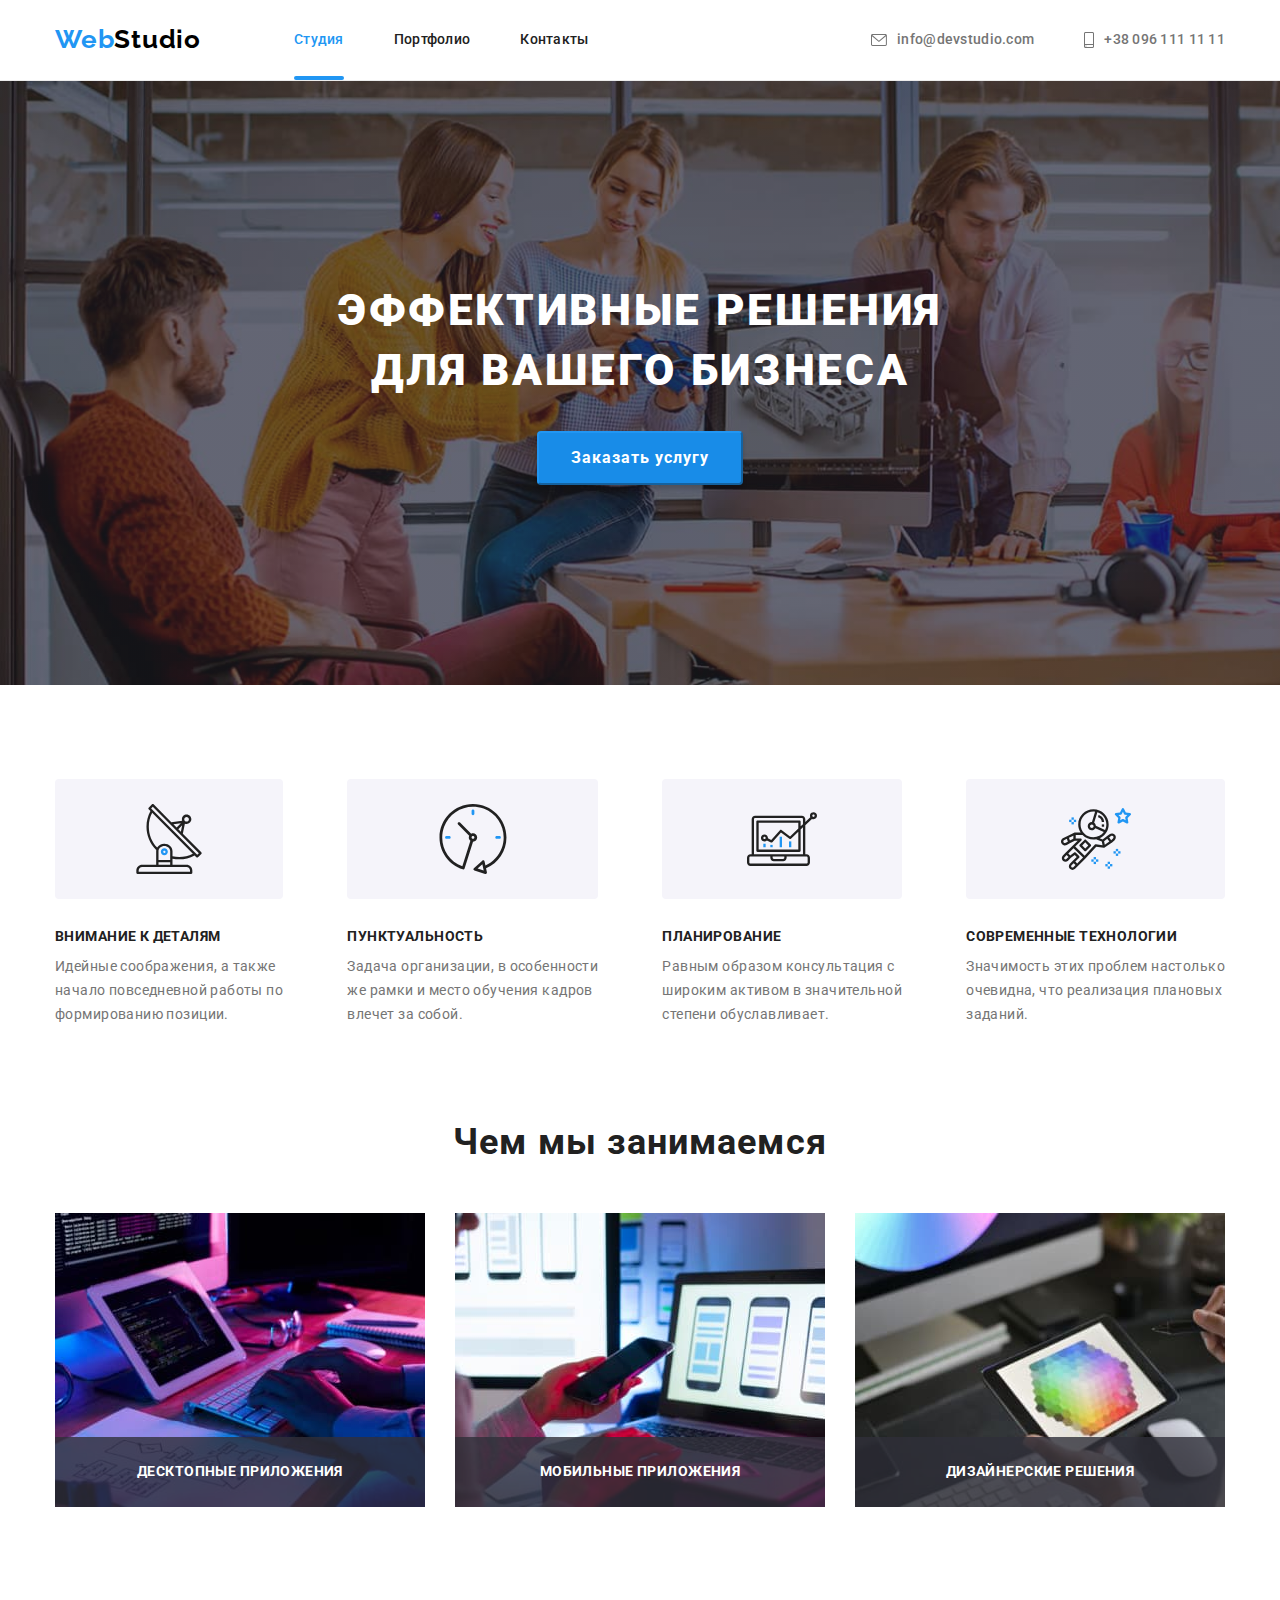
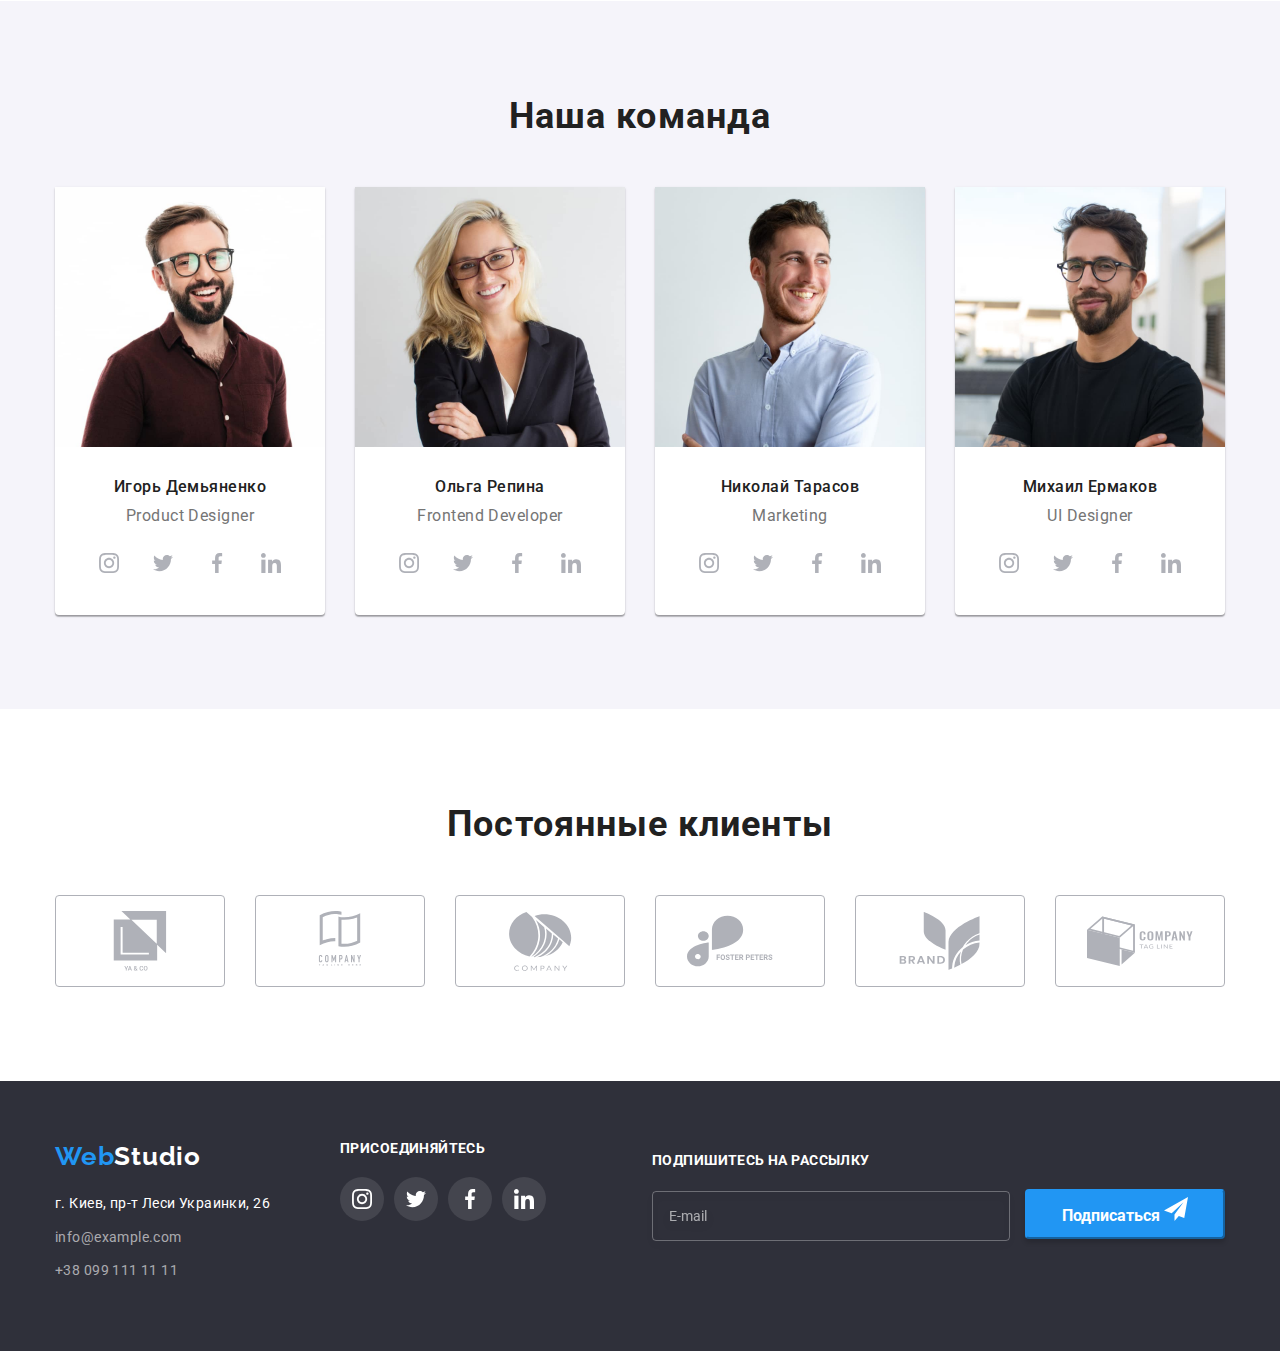
<file: index.html>
<!DOCTYPE html>
<html lang="ru">
<head>
    <meta charset="UTF-8">
    <meta http-equiv="X-UA-Compatible" content="IE=edge">
    <meta name="viewport" content="width=device-width, initial-scale=1.0">
    <title>Вебстудия</title>
    <link rel="preconnect" href="https://fonts.googleapis.com">
    <link rel="preconnect" href="https://fonts.gstatic.com" crossorigin>
    <link href="https://fonts.googleapis.com/css2?family=Raleway:wght@700&family=Roboto:wght@400;500;700;900&display=swap" rel="stylesheet">
    <link rel="stylesheet" href="https://cdn.jsdelivr.net/npm/modern-normalize@1.1.0/modern-normalize.min.css">
    <link rel="stylesheet" href="css/main.min.css">
</head>
<body>
    <!--HEADER-->
    <header class="page-header">
        <div class="container page-header-container">
            <nav class="page-nav">
                <a class="page-header__logo link" href="index.html"><span class="page-header__logo-span">Web</span>Studio</a>
                <ul class="menu list">
                    <li class="menu__item">
                        <a class="menu__link link menu__link-current" href="index.html">Студия</a>
                    </li>
                    <li class="menu__item">
                        <a class="menu__link link" href="portfolio.html">Портфолио</a>
                    </li>
                    <li class="menu__item">
                        <a class="menu__link link" href="">Контакты</a>
                    </li>
                </ul>
            </nav>
            <!--CONTACTS-->
            <ul class="contacts list"> 
                <li>
                    <a class="contacts__mail link" href="mailto:info@devstudio.com">
                    <svg class="contacts__list-icon" width="16" height="12">
                        <use href="./images/icons.svg/sprite.svg#icon-envelope"></use>
                    </svg>
                    info@devstudio.com</a>
                </li>
                <li>
                    <a class="contacts__phone-number link" href="tel:+380961111111">
                    <svg class="contacts__list-icon" width="10" height="16">
                        <use href="./images/icons.svg/sprite.svg#icon-smartphone"></use>
                    </svg>
                    +38 096 111 11 11</a>
                </li>
            </ul>           
        </div>        
    </header>

    <main>
        <!--HERO-->
        <div class="hero">
            <div class="container">
                <h1 class="hero__title">Эффективные решения <br> для вашего бизнеса</h1>
                <button class="hero__order-btn" type="button" data-modal-open>Заказать услугу</button>
            </div>
        </div>
        <!--BENEFITS-->
        <section class="benefits section ">
            <div class="container ">
                <h2 hidden>Преимущества вебстудии</h2>
            <ul class="benefits__list list">
                <li class="benefits__item">
                    <div class="benefits__item-card">
                        <svg class="benefits__item-icon" width="70" height="70">
                            <use href="./images/icons.svg/sprite.svg#icon-antenna-1"></use>
                        </svg>
                    </div>
                    <h3 class="benefits__title">Внимание к деталям</h3>
                    <p class="benefits__description">Идейные соображения, а также <br> начало повседневной работы по <br> формированию позиции.</p>
                </li>
                <li class="benefits__item">
                    <div class="benefits__item-card">
                        <svg class="benefits-item-icon" width="70" height="70">
                            <use href="./images/icons.svg/sprite.svg#icon-clock"></use>
                        </svg>
                    </div>
                    <h3 class="benefits__title">Пунктуальность</h3>
                    <p class="benefits__description">Задача организации, в особенности <br> же рамки и место обучения кадров <br> влечет за собой.</p>
                </li>
                <li class="benefits__item">
                    <div class="benefits__item-card">
                        <svg class="benefits__item-icon" width="70" height="70">
                            <use href="./images/icons.svg/sprite.svg#icon-diagram"></use>
                        </svg>
                    </div>
                    <h3 class="benefits__title">Планирование</h3>
                    <p class="benefits__description">Равным образом консультация с <br> широким активом в значительной <br> степени обуславливает.</p>
                </li>
                <li class="benefits__item">
                    <div class="benefits__item-card">
                        <svg class="benefits__item-icon" width="70" height="70">
                            <use href="./images/icons.svg/sprite.svg#icon-astronaut"></use>
                        </svg>
                    </div>
                    <h3 class="benefits__title">Современные технологии</h3>
                    <p class="benefits__description">Значимость этих проблем настолько <br> очевидна, что реализация плановых <br> заданий.</p>
                </li>
            </ul>
            </div>
        </section>
        <!--SERVICES-->
        <section class="section">
            <div class="serves container">
                <h2 class="serves__title">Чем мы занимаемся</h2>
            <ul class="serves__list list">
                <li class="serves__list-item">
                    <div class="serves__overlay">
                        <img src="images/img1.jpg" 
                        alt="Дизайн сайтов" 
                        width="370" 
                        height="294">
                        <p class="serves__text-overlay">Десктопные приложения</p>
                    </div>
                </li>
                <li class="serves__list-item">
                    <div class="serves__overlay">
                        <img src="images/img2.jpg" 
                        alt="Дизайн сайтов" 
                        width="370" 
                        height="294">
                        <p class="serves__text-overlay">Мобильные приложения</p>
                    </div>
                </li>
                <li class="serves__list-item">
                    <div class="serves__overlay">
                        <img src="images/img3.jpg" 
                        alt="Дизайн сайтов" 
                        width="370" 
                        height="294">
                        <p class="serves__text-overlay">Дизайнерские решения</p>
                    </div>
                </li>
            </ul>
            </div>
        </section>
        <!---TEAM-->
        <section class="team-section section">
            <div class="team container">
                <h2 class="team__title">Наша команда</h2>
            <ul class="team__list list">
                <li class="team__employees-card">
                    <img 
                    src="images/team/igor-demynenko.jpg" 
                    alt="Фотопрортрет мужчини" 
                    width="270" 
                    height="260">
                    <div class="team__employees-card-wrapper">
                        <h3 class="team__members">Игорь Демьяненко</h3>
                        <p class="team__members-profession" lang="en">Product Designer</p>
                        <ul class="team__social-list list">
                            <li class="team__social-item">
                                <a class="team__social-link" href="">
                                    <svg class="team__social-icon" width="20" height="20">
                                        <use href="./images/icons.svg/sprite.svg#icon-instagram"></use>
                                    </svg>
                                </a>
                            </li>
                            <li class="team__social-item">
                                <a class="team__social-link" href="">
                                    <svg class="team__social-icon" width="20" height="20">
                                        <use href="./images/icons.svg/sprite.svg#icon-twitter"></use>
                                    </svg>
                                </a>
                            </li>
                            <li class="team__social-item">
                                <a class="team__social-link" href="">
                                    <svg class="team__social-icon" width="20" height="20">
                                        <use href="./images/icons.svg/sprite.svg#icon-facebook"></use>
                                    </svg>
                                </a>
                            </li>
                            <li class="social-list-item">
                                <a class="team__social-link" href="">
                                    <svg class="team__social-icon" width="20" height="20">
                                        <use href="./images/icons.svg/sprite.svg#icon-linkedin"></use>
                                    </svg>
                                </a>
                            </li>
                        </ul>
                    </div>                    
                </li>
                <li class="team__employees-card">                  
                    <img src="images/team/olga-repina.jpg" 
                    alt="Фотопрортрет женщини" 
                    width="270" 
                    height="260">
                    <div class="team__employees-card-wrapper">
                        <h3 class="team__members">Ольга Репина</h3>
                        <p class="team__members-profession" lang="en">Frontend Developer</p>
                        <ul class="team__social-list list">
                            <li class="team__social-list-item">
                                <a class="team__social-link" href="">
                                    <svg class="team__social-icon" width="20" height="20">
                                        <use href="./images/icons.svg/sprite.svg#icon-instagram"></use>
                                    </svg>
                                </a>
                            </li>
                            <li class="team__social-list-item">
                                <a class="team__social-link" href="">
                                    <svg class="team__social-icon" width="20" height="20">
                                        <use href="./images/icons.svg/sprite.svg#icon-twitter"></use>
                                    </svg>
                                </a>
                            </li>
                            <li class="team__social-list-item">
                                <a class="team__social-link" href="">
                                    <svg class="team__social-icon" width="20p" height="20">
                                        <use href="./images/icons.svg/sprite.svg#icon-facebook"></use>
                                    </svg>
                                </a>
                            </li>
                            <li class="team__social-list-item">
                                <a class="team__social-link" href="">
                                    <svg class="team__social-icon" width="20" height="20">
                                        <use href="./images/icons.svg/sprite.svg#icon-linkedin"></use>
                                    </svg>
                                </a>
                            </li>
                        </ul>
                    </div>
                </li>
                <li class="team__employees-card">
                    <img 
                    src="images/team/nikolay-tarasov.jpg"
                     alt="Фотопрортрет мужчини" 
                     width="270" 
                     height="260">
                     <div class="team__employees-card-wrapper">
                        <h3 class="team__members">Николай Тарасов</h3>
                        <p class="team__members-profession" lang="en">Marketing</p>
                        <ul class="team__social-list list">
                            <li class="team__social-list-item">
                                <a class="team__social-link" href="">
                                    <svg class="team__social-icon" width="20" height="20">
                                        <use href="./images/icons.svg/sprite.svg#icon-instagram"></use>
                                    </svg>
                                </a>
                            </li>
                            <li class="team__social-list-item">
                                <a class="team__social-link" href="">
                                    <svg class="team__social-icon" width="20" height="20">
                                        <use href="./images/icons.svg/sprite.svg#icon-twitter"></use>
                                    </svg>
                                </a>
                            </li>
                            <li class="team__social-list-item">
                                <a class="team__social-link" href="">
                                    <svg class="team__social-icon" width="20" height="20">
                                        <use href="./images/icons.svg/sprite.svg#icon-facebook"></use>
                                    </svg>
                                </a>
                            </li>
                            <li class="team__social-item">
                                <a class="team__social-link" href="">
                                    <svg class="team__social-icon" width="20" height="">
                                        <use href="./images/icons.svg/sprite.svg#icon-linkedin"></use>
                                    </svg>
                                </a>
                            </li>
                        </ul>
                    </div>
                </li>
                <li class="team__employees-card">
                    <img
                     src="images/team/mikhail-ermakov.jpg
                     " alt="Фотопрортрет мужчини" 
                     width="270" 
                     height="260">
                     <div class="team__employees-card-wrapper">
                        <h3 class="team__members">Михаил Ермаков</h3>
                        <p class="team__members-profession" lang="en">UI Designer</p>
                        <ul class="team__social-list list">
                            <li class="team__social-list-item">
                                <a class="team__social-link" href="">
                                    <svg class="team__social-icon" width="20" height="20">
                                        <use href="./images/icons.svg/sprite.svg#icon-instagram"></use>
                                    </svg>
                                </a>
                            </li>
                            <li class="team__social-list-item">
                                <a class="team__social-link" href="">
                                    <svg class="team__social-icon" width="20" height="20">
                                        <use href="./images/icons.svg/sprite.svg#icon-twitter"></use>
                                    </svg>
                                </a>
                            </li>
                            <li class="team__social-list-item">
                                <a class="team__social-link" href="">
                                    <svg class="team__social-icon" width="20" height="20">
                                        <use href="./images/icons.svg/sprite.svg#icon-facebook"></use>
                                    </svg>
                                </a>
                            </li>
                            <li class="team__social-list-item">
                                <a class="team__social-link" href="">
                                    <svg class="team__social-icon" width="20" height="20">
                                        <use href="./images/icons.svg/sprite.svg#icon-linkedin"></use>
                                    </svg>
                                </a>
                            </li>
                        </ul>
                    </div>
                </li>
            </ul>
            </div>
        </section>
        <!--CLIENTS-->
        <section class="clients-section section">
            <div class="clients container">
                <h2 class="clients__title">Постоянные клиенты</h2>
                <ul class="clients__list list">
                    <li class="clients__list-item">
                        <a class="clients__link" href="">
                            <svg class="clients__icon" width="106" height="60">
                                <use href="./images/icons.svg/sprite.svg#icon-group"></use>                            
                            </svg>
                        </a>
                    </li>
                    <li class="clients__list-item">
                        <a class="clients__link" href="">
                            <svg class="clients__icon" width="106" height="60">
                                <use href="./images/icons.svg/sprite.svg#icon-group2"></use>                            
                            </svg>
                        </a>
                    </li>
                    <li class="clients__list-item">
                        <a class="clients__link" href="">
                            <svg class="clients__icon" width="106" height="60">
                                <use href="./images/icons.svg/sprite.svg#icon-group3"></use>                            
                            </svg>
                        </a>
                    </li>
                    <li class="clients__list-item">
                        <a class="clients__link" href="">
                            <svg class="clients__icon" width="106" height="60">
                                <use href="./images/icons.svg/sprite.svg#icon-group4"></use>                            
                            </svg>
                        </a>
                    </li>
                    <li class="clients__list-item">
                        <a class="clients__link" href="">
                            <svg class="clients__icon" width="106" height="60">
                                <use href="./images/icons.svg/sprite.svg#icon-group5"></use>                            
                            </svg>
                        </a>
                    </li>
                    <li class="clients__list-item">
                        <a class="clients__link" href="">
                            <svg class="clients__icon" width="106" height="60">
                                <use href="./images/icons.svg/sprite.svg#icon-group6"></use>                            
                            </svg>
                        </a>
                    </li>
                </ul>
            </div>
        </section>
    </main>
    
    <!--FOOTER-->
    <footer class="footer">
        <div class="container footer__container">
            <div class="footer__address">
                <a class="footer__logo link" href="/index.html">Web<span class="footer__logo-span">Studio</span></a>        
            <address class="address">
                <ul class="address__list list">
                    <li class="address__item">
                        <a class="address__link link"
                        href="https://goo.gl/maps/aeBwqcAxUQen7gZU7"
                        target="_blank"
                        rel="noopener noreferrer"
                        >г. Киев, пр-т Леси Украинки, 26</a>
                    </li>
                    <li class="address__item">
                        <a class="address__contacts link" href="mailto:info@example.com">info@example.com</a>
                    </li>
                    <li class="address__item">
                        <a class="address__contacts link" href="tel:+380991111111">+38 099 111 11 11</a>
                    </li>
                </ul>
            </address>                    
            </div>
            <div class="footer__social">
                <h3 class="footer__socials-title">присоединяйтесь</h3>
                <ul class="footer__social-list list">
                    <li class="footer__social-item">
                        <a class="footer__social-link" href="">
                            <svg class="footer__social-icon" width="20" height="20">
                                <use href="./images/icons.svg/sprite.svg#icon-instagram"></use>
                            </svg>
                        </a>
                    </li>
                    <li class="footer__social-item">
                        <a class="footer__social-link" href="">
                            <svg class="footer__social-icon" width="20" height="20">
                                <use href="./images/icons.svg/sprite.svg#icon-twitter"></use>
                            </svg>
                        </a>
                    </li>
                    <li class="footer__social-item">
                        <a class="footer__social-link" href="">
                            <svg class="footer__social-icon" width="20" height="20">
                                <use href="./images/icons.svg/sprite.svg#icon-facebook"></use>
                            </svg>
                        </a>
                    </li>
                    <li class="footer__social-item">
                        <a class="footer__social-link" href="">
                            <svg class="footer__social-icon" width="20" height="20">
                                <use href="./images/icons.svg/sprite.svg#icon-linkedin"></use>
                            </svg>
                        </a>
                    </li>
                </ul>
                </div> 
            <form class="footer__submit">
                <p class="footer__submit-text">Подпишитесь на рассылку</p>
                <div class="footer__sbm-container">
                <label class="footer__submit-form">
                    <input 
                    type="email" 
                    class="footer__input-email"
                    name="user-sbm-email"
                    placeholder="E-mail">
                </label>
                <button type="submit" class="footer__submit-btn">
                    Подписаться
                    <svg class="send-icon" width="24" height="24">
                        <use href="./images/icons.svg/sprite.svg#icon-icon-send"></use>
                    </svg>
                </button>
                </div>
            </form>       
        </div>
    </footer>
    <div class="backdrop is-hidden" data-modal>
        <div class="modal">
            <button type="button" class="modal__close-btn" data-modal-close>
                <svg class="modal__close-btn-icon" width="18" height="18">
                    <use href="./images/icons.svg/sprite.svg#icon-close-btn"></use>
                </svg>              
            </button>
            <p class="modal__text">Оставьте свои данные, мы вам перезвоним</p>
            <form class="modal__form">
                <label class="modal__form-field">
                    <span class="modal__form-input-desc">Имя</span>
                    <span class="modal__form-input-wrapper">
                        <input 
                            type="text" 
                            name="user_name" 
                            class="modal__form-input" 
                            required 
                            pattern="^[a-zA-Zа-яА-Я]+$"
                            minlength="2"                            
                        />
                        <svg class="modal__input-icon" width="18" height="18">
                            <use href="./images/icons.svg/sprite.svg#icon-user-name"></use>
                    </svg>
                    </span>
                </label>
                <label>                    
                    <span class="modal__form-input-desc">Телефон</span>
                    <span class="modal__form-input-wrapper">
                        <input 
                            type="tel" 
                            name="user_phone" 
                            class="modal__form-input" 
                            required 
                            pattern="[0-9]{3}-[0-9]{3}-[0-9]{2}-[0-9]{2}"
                            title="xxx-xxx-xx-xx"
                        />
                        <svg class="modal__input-icon" width="18" height="18">
                            <use href="./images/icons.svg/sprite.svg#icon-user-number"></use>
                        </svg>
                    </span>
                </label>
                <label>
                    <span class="modal__form-input-desc">Почта</span>
                    <span class="modal__form-input-wrapper">
                        <input 
                            type="email"
                            name="user_email" 
                            class="modal__form-input" 
                            required
                            />
                        <svg class="modal__input-icon" width="18" height="18">
                            <use href="./images/icons.svg/sprite.svg#icon-user-mail"></use>
                    </svg>
                    </span>
                </label>
                <label>
                    <span class="modal__form-input-desc">Комментарий</span>
                    <textarea 
                        class="modal__form-comment"
                        name="user_comment"                        
                        placeholder="Введите текст"></textarea>
                </label>
                <input id="user-policy" type="checkbox" name="user_policy" class="modal__form-check visually-hidden">
                <label for="user-policy" class="modal__form-check-desc">
                    Соглашаюсь с рассылкой и принимаю&nbsp; <a class="modal__policy-link" href="">Условия договора</a> 
                </label>
                <button type="submit" class="modal__form-submit">Отправить</button>
            </form>
        </div>
    </div>
    <script src="./js/modal.js"></script>
</body>
</html>
</file>
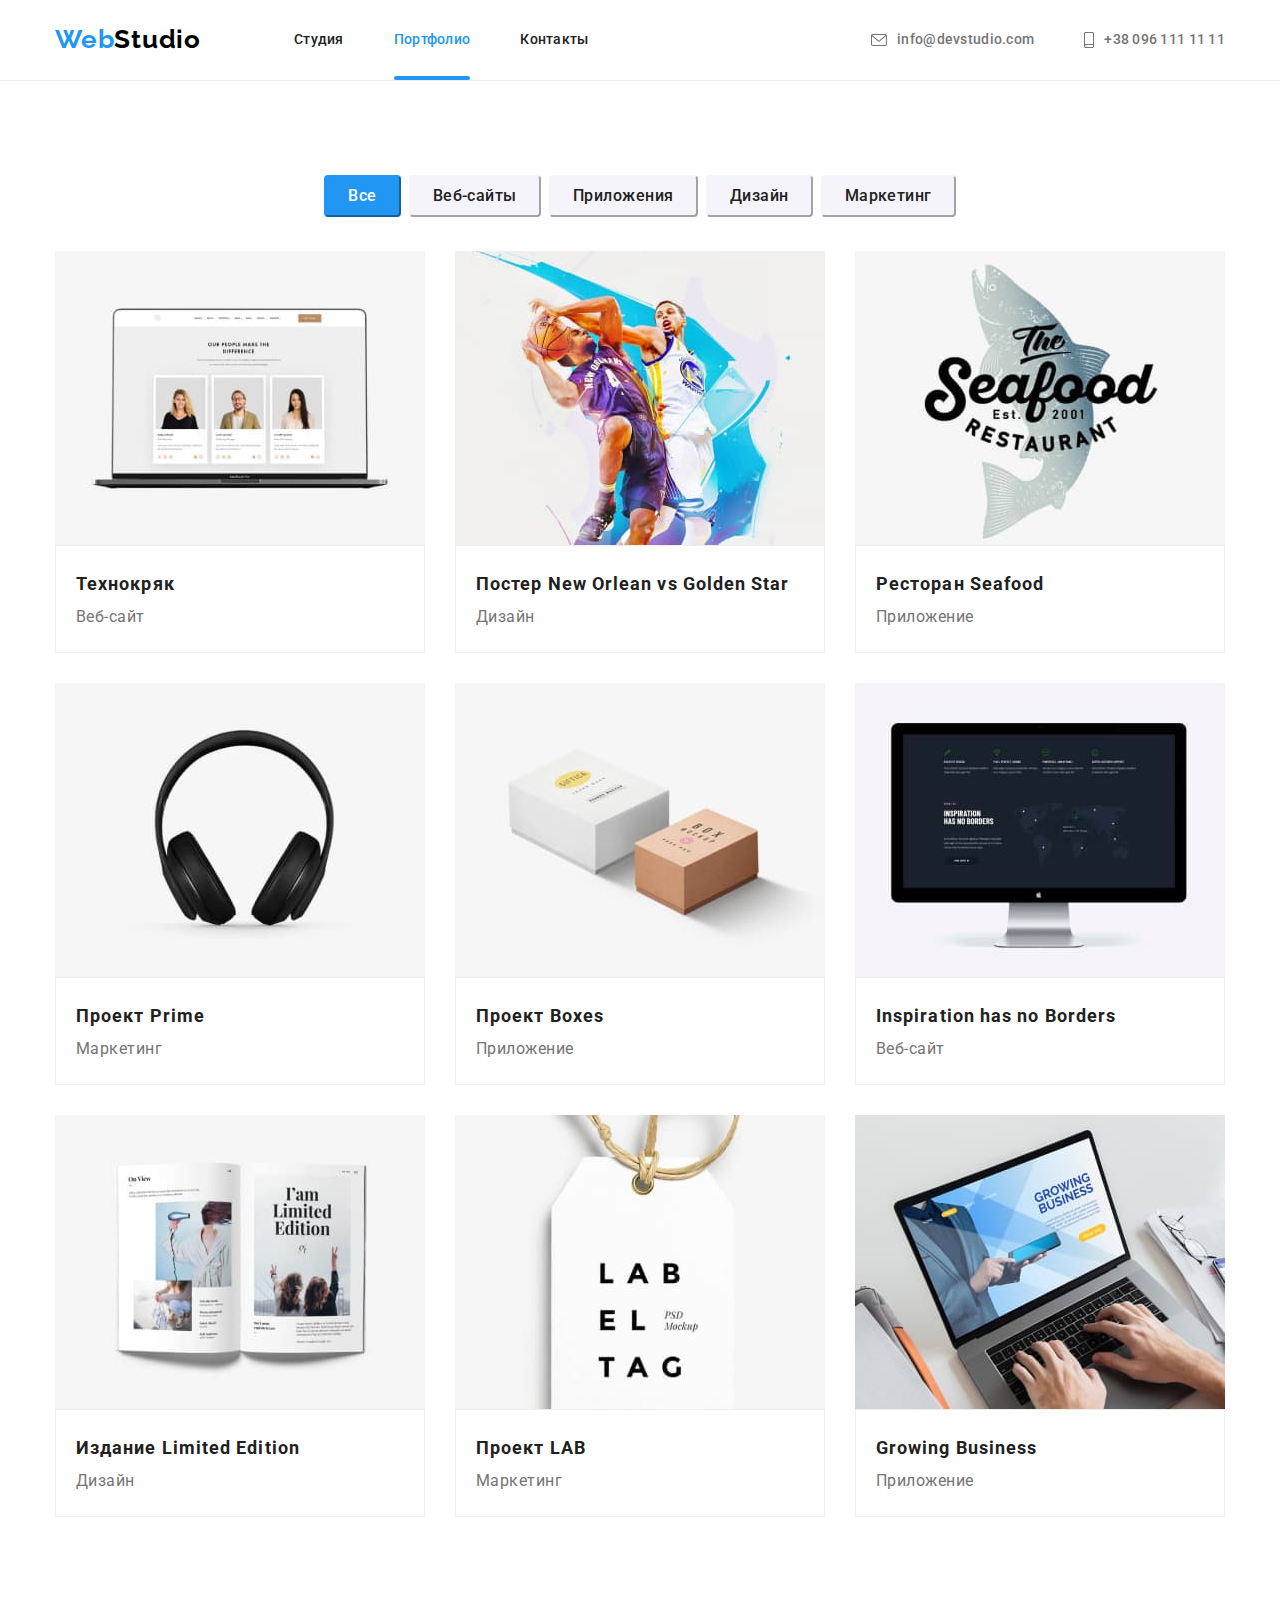
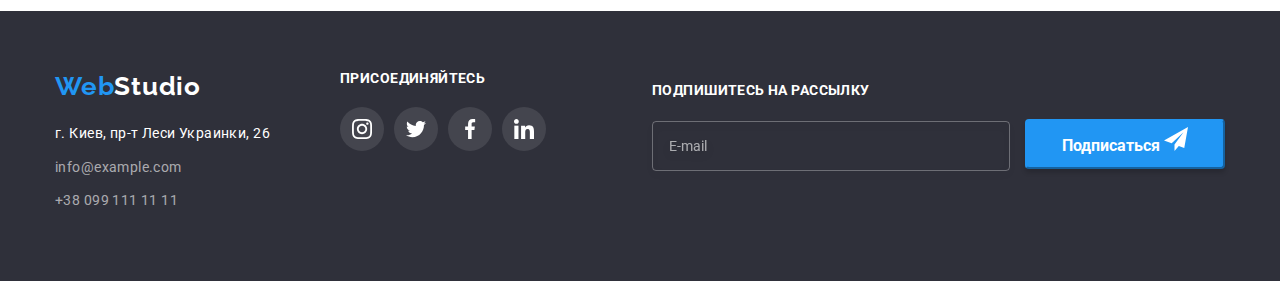
<file: portfolio.html>
<!DOCTYPE html>
<html lang="ru">
<head>
    <meta charset="UTF-8">
    <meta http-equiv="X-UA-Compatible" content="IE=edge">
    <meta name="viewport" content="width=device-width, initial-scale=1.0">
    <title>Портфолио</title>
    <link rel="preconnect" href="https://fonts.googleapis.com">
    <link rel="preconnect" href="https://fonts.gstatic.com" crossorigin>
    <link href="https://fonts.googleapis.com/css2?family=Raleway:wght@700&family=Roboto:wght@400;500;700;900&display=swap" rel="stylesheet">
    <link rel="stylesheet" href="https://cdn.jsdelivr.net/npm/modern-normalize@1.1.0/modern-normalize.min.css">   
    <link rel="stylesheet" href="css/main.min.css">
</head>
<body>
    <!--HEADER-->
    <header class="page-header">
        <div class="container page-header-container">
            <nav class="page-nav">
                <a class="page-header__logo link" href="index.html"><span class="page-header__logo-span">Web</span>Studio</a>
                <ul class="menu list">
                    <li class="menu__item">
                        <a class="menu__link link" href="index.html">Студия</a>
                    </li>
                    <li class="menu__item">
                        <a class="menu__link link menu__link-current" href="portfolio.html">Портфолио</a>
                    </li>
                    <li class="menu__item">
                        <a class="menu__link link" href="">Контакты</a>
                    </li>
                </ul>
            </nav>
            <!--CONTACTS-->
            <ul class="contacts list"> 
                <li>
                    <a class="contacts__mail link" href="mailto:info@devstudio.com">
                    <svg class="contacts__list-icon" width="16" height="12">
                        <use href="./images/icons.svg/sprite.svg#icon-envelope"></use>
                    </svg>
                    info@devstudio.com</a>
                </li>
                <li>
                    <a class="contacts__phone-number link" href="tel:+380961111111">
                    <svg class="contacts__list-icon" width="10" height="16">
                        <use href="./images/icons.svg/sprite.svg#icon-smartphone"></use>
                    </svg>
                    +38 096 111 11 11</a>
                </li>
            </ul>
        </div>        
    </header>
    <main>
        <!---FILTERS-->
        <section class="porfolio-section section">
            <div class="container">
                <h1 hidden>Портфолио</h1>
        <ul class="filters list">
            <li class="filters__list-item"><button class="filters__btn filters__btn-blue" type="button">Все</button></li>
            <li class="filters__list-item"><button class="filters__btn" type="button">Веб-сайты</button></li>
            <li class="filters__list-item"><button class="filters__btn" type="button">Приложения</button></li>
            <li class="filters__list-item"><button class="filters__btn" type="button">Дизайн</button></li>
            <li class="filters__list-item"><button class="filters__btn" type="button">Маркетинг</button></li>
        </ul>
        <!--PORTFOLIO SECTION-->
        
            <ul class="portfolio list">
                <li class="portfolio__item">
                    <a class="portfolio__link link" href="">
                        <div class="overlay-wrapper">
                            <img src="images/portfolio/img1.jpg" 
                        alt="Компьютер с изображением веб-сайта"
                        width="370"
                        height="294">
                        <p class="overlay">Ресурс предлагает комплексные предложения с разным уровнем функционала и сервисов.
                            Все это позволит посетителю получить исчерпывающие сведения о компании или частном лице.
                        </p>
                        </div>
                        <div class="portfolio__item-wrapper">
                            <h2 class="portfolio__title">Технокряк</h2>
                            <p class="portfolio__description">Веб-сайт</p>
                        </div>
                        
                    </a>
                </li>
                <li class="portfolio__item">
                    <a class="portfolio__link link" href="">
                        <div class="overlay-wrapper">
                            <img src="images/portfolio/img2.jpg" 
                            alt="Два баскетболиста"
                            width="370"
                            height="294">
                            <p class="overlay">Ресурс предлагает комплексные предложения с разным уровнем функционала и сервисов.
                                Все это позволит посетителю получить исчерпывающие сведения о компании или частном лице.</p>
                        </div>
                        <div class="portfolio__item-wrapper">
                            <h2 class="portfolio__title">Постер New Orlean vs Golden Star</h2>
                            <p class="portfolio__description">Дизайн</p>
                        </div>
                        
                    </a>
                </li>
                <li class="portfolio__item">
                    <a class="portfolio__link link" href="">
                        <div class="overlay-wrapper">
                            <img src="images/portfolio/img3.jpg" 
                            alt="Емблема рыбы"
                            width="370"
                            height="294">
                        <p class="overlay">Ресурс предлагает комплексные предложения с разным уровнем функционала и сервисов.
                            Все это позволит посетителю получить исчерпывающие сведения о компании или частном лице.</p>
                        </div>
                        <div class="portfolio__item-wrapper">
                            <h2 class="portfolio__title">Ресторан Seafood</h2>
                            <p class="portfolio__description">Приложение</p>
                        </div>
                    </a>
                </li>
                <li class="portfolio__item">
                    <a class="portfolio__link link" href="">
                        <div class="overlay-wrapper">
                            <img src="images/portfolio/img4.jpg" 
                            alt="Наушники"
                            width="370"
                            height="294">
                            <p class="overlay">Ресурс предлагает комплексные предложения с разным уровнем функционала и сервисов.
                            Все это позволит посетителю получить исчерпывающие сведения о компании или частном лице.</p>
                        </div>
                        <div class="portfolio__item-wrapper">
                            <h2 class="portfolio__title">Проект Prime</h2>
                            <p class="portfolio__description">Маркетинг</p>
                        </div>
                    </a>
                </li>
                <li class="portfolio__item">
                    <a class="portfolio__link link" href="">
                        <div class="overlay-wrapper">
                            <img src="images/portfolio/img5.jpg" 
                            alt="Две коробки"
                            width="370"
                            height="294">
                            <p class="overlay">Ресурс предлагает комплексные предложения с разным уровнем функционала и сервисов.
                            Все это позволит посетителю получить исчерпывающие сведения о компании или частном лице.</p>
                        </div>
                        <div class="portfolio__item-wrapper">
                            <h2 class="portfolio__title">Проект Boxes</h2>
                            <p class="portfolio__description">Приложение</p>
                        </div>
                        
                    </a>
                </li>
                <li class="portfolio__item">
                    <a class="portfolio__link link" href="">
                        <div class="overlay-wrapper">
                            <img src="images/portfolio/img6.jpg" 
                            alt="Компьютер с изображением веб-сайта"
                            width="370"
                            height="294">
                            <p class="overlay">Ресурс предлагает комплексные предложения с разным уровнем функционала и сервисов.
                            Все это позволит посетителю получить исчерпывающие сведения о компании или частном лице.</p>
                        </div>
                        <div class="portfolio__item-wrapper">
                            <h2 class="portfolio__title">Inspiration has no Borders</h2>
                            <p class="portfolio__description">Веб-сайт</p>
                        </div> 
                    </a>
                </li>
                <li class="portfolio__item">
                    <a class="portfolio__link link" href="">
                        <div class="overlay-wrapper">
                            <img src="images/portfolio/img7.jpg" 
                            alt="Журнал"
                            width="370"
                            height="294">
                            <p class="overlay">Ресурс предлагает комплексные предложения с разным уровнем функционала и сервисов.
                            Все это позволит посетителю получить исчерпывающие сведения о компании или частном лице.</p>
                        </div>
                        <div class="portfolio__item-wrapper">
                            <h2 class="portfolio__title">Издание Limited Edition</h2>
                            <p class="portfolio__description">Дизайн</p>
                        </div>
                    </a>
                </li>
                <li class="portfolio__item">
                    <a class="portfolio__link link" href="">
                        <div class="overlay-wrapper">
                            <img src="images/portfolio/img8.jpg" 
                            alt="Бирка"
                            width="370"
                            height="294">
                            <p class="overlay">Ресурс предлагает комплексные предложения с разным уровнем функционала и сервисов.
                            Все это позволит посетителю получить исчерпывающие сведения о компании или частном лице.</p>
                        </div>
                        <div class="portfolio__item-wrapper">
                            <h2 class="portfolio__title">Проект LAB</h2>
                            <p class="portfolio__description">Маркетинг</p>
                        </div>
                    </a>
                </li>
                <li class="portfolio__item">
                    <a class="portfolio__link link" href="">
                        <div class="overlay-wrapper">
                            <img src="images/portfolio/img9.jpg" 
                            alt="Ноутбук"
                            width="370"
                            height="294">
                            <p class="overlay">Ресурс предлагает комплексные предложения с разным уровнем функционала и сервисов.
                            Все это позволит посетителю получить исчерпывающие сведения о компании или частном лице.</p>
                        </div>
                        <div class="portfolio__item-wrapper">
                            <h2 class="portfolio__title">Growing Business</h2>
                            <p class="portfolio__description">Приложение</p>
                        </div>
                    </a>
                </li>
            </ul>
            </div>
            
        </section>
    </main>

<!--FOOTER-->
<footer class="footer">
    <div class="container footer__container">
        <div class="footer__address">
            <a class="footer__logo link" href="/index.html">Web<span class="footer__logo-span">Studio</span></a>        
        <address class="address">
            <ul class="address__list list">
                <li class="address__item">
                    <a class="address__link link"
                    href="https://goo.gl/maps/aeBwqcAxUQen7gZU7"
                    target="_blank"
                    rel="noopener noreferrer"
                    >г. Киев, пр-т Леси Украинки, 26</a>
                </li>
                <li class="address__item">
                    <a class="address__contacts link" href="mailto:info@example.com">info@example.com</a>
                </li>
                <li class="address__item">
                    <a class="address__contacts link" href="tel:+380991111111">+38 099 111 11 11</a>
                </li>
            </ul>
        </address>                    
        </div>
        <div class="footer__social">
            <h3 class="footer__socials-title">присоединяйтесь</h3>
            <ul class="footer__social-list list">
                <li class="footer__social-item">
                    <a class="footer__social-link" href="">
                        <svg class="footer__social-icon" width="20" height="20">
                            <use href="./images/icons.svg/sprite.svg#icon-instagram"></use>
                        </svg>
                    </a>
                </li>
                <li class="footer__social-item">
                    <a class="footer__social-link" href="">
                        <svg class="footer__social-icon" width="20" height="20">
                            <use href="./images/icons.svg/sprite.svg#icon-twitter"></use>
                        </svg>
                    </a>
                </li>
                <li class="footer__social-item">
                    <a class="footer__social-link" href="">
                        <svg class="footer__social-icon" width="20" height="20">
                            <use href="./images/icons.svg/sprite.svg#icon-facebook"></use>
                        </svg>
                    </a>
                </li>
                <li class="footer__social-item">
                    <a class="footer__social-link" href="">
                        <svg class="footer__social-icon" width="20" height="20">
                            <use href="./images/icons.svg/sprite.svg#icon-linkedin"></use>
                        </svg>
                    </a>
                </li>
            </ul>
            </div> 
        <form class="footer__submit">
            <p class="footer__submit-text">Подпишитесь на рассылку</p>
            <div class="footer__sbm-container">
            <label class="footer__submit-form">
                <input 
                type="email" 
                class="footer__input-email"
                name="user-sbm-email"
                placeholder="E-mail">
            </label>
            <button type="submit" class="footer__submit-btn">
                Подписаться
                <svg class="send-icon" width="24" height="24">
                    <use href="./images/icons.svg/sprite.svg#icon-icon-send"></use>
                </svg>
            </button>
            </div>
        </form>       
    </div>
</footer>
</body>
</html>
</file>
<file: css/main.min.css>
:root{--accent-color: #2196F3;--title-color: #212121;--background-color: #2F303A;--text-color: #757575;--text-color-white: #FFFFFF;--bkg-color-light: #F5F4FA;--transition-dur-and-func: 250ms cubic-bezier(0.4, 0, 0.2, 1)}.visually-hidden{position:absolute;width:1px;height:1px;margin:-1px;padding:0;overflow:hidden;border:0;clip:rect(0 0 0 0)}h1,h2,h3,h4,p{margin-top:0;margin-bottom:0}ul,ol{margin-top:0;margin-bottom:0;padding-left:0}img{display:block}button{cursor:pointer}body{font-family:"Roboto",sans-serif;font-size:14px;line-height:1.14;font-weight:400}.list{list-style:none}.link{text-decoration:none}.container{width:1200px;margin-left:auto;margin-right:auto;padding-left:15px;padding-right:15px}.section{padding-bottom:94px;padding-top:94px}.backdrop{position:fixed;top:0;left:0;z-index:100;width:100%;height:100%;background-color:rgba(0,0,0,.2);transition:opacity var(--transition-dur-and-func),visibility var(--transition-dur-and-func)}.backdrop.is-hidden{opacity:0;visibility:hidden;pointer-events:none}.modal{position:absolute;top:50%;left:50%;transform:translate(-50%, -50%);width:528px;height:581px;background-color:#fff;padding:40px}.modal__close-btn{position:absolute;top:8px;right:8px;display:flex;justify-content:center;align-items:center;width:30px;height:30px;padding:0;border-radius:50%;background-color:rgba(0,0,0,0);border:1px solid rgba(0,0,0,.1);transition:border-color var(--transition-dur-and-func)}.modal__close-btn:hover,.modal__close-btn:focus{border-color:var(--accent-color)}.modal__close-btn-icon{transition:fill var(--transition-dur-and-func)}.modal__close-btn:hover .modal__close-btn-icon,.modal__close-btn:focus .modal__close-btn-icon{fill:var(--accent-color)}.modal__text{font-weight:700;font-size:20px;line-height:23px;text-align:center;letter-spacing:.03em;color:var(--title-color);margin-bottom:12px}.modal__form{display:flex;flex-direction:column}.modal__form-field{width:448px;height:58px;margin-bottom:10px}.modal__form-input-desc{display:block;font-weight:400;font-size:12px;line-height:1.17;color:var(--text-color);margin-bottom:4px}.modal__form-input-wrapper{position:relative}.modal__form-input{width:100%;height:40px;font-size:16px;border:1px solid rgba(33,33,33,.2);border-radius:4px;padding-left:42px;margin-bottom:10px;transition:border-color var(--transition-dur-and-func)}.modal__form-input:focus{outline:none;border-color:var(--accent-color)}.modal__input-icon{position:absolute;top:40%;left:12px;transform:translateY(-50%);transition:fill var(--transition-dur-and-func)}.modal__form-input:focus+.modal__input-icon{fill:var(--accent-color)}.modal__form-comment{width:100%;height:120px;padding:12px 16px;margin-bottom:20px;resize:none;border:1px solid rgba(33,33,33,.2);border-radius:4px;transition:border-color var(--transition-dur-and-func);font-size:14px}.modal__form-comment::placeholder{color:rgba(117,117,117,.5)}.modal__form-comment:focus{border-color:var(--accent-color);outline:none}.modal__policy-link{color:var(--accent-color)}.modal__form-check-desc{display:flex;align-items:center;font-weight:400;font-size:14px;line-height:1.71;color:var(--text-color);margin-bottom:30px;margin-left:15px}.modal__form-check-desc::before{display:block;width:16px;height:15px;content:"";border:2px solid var(--title-color);cursor:pointer;margin-right:10px}.modal__form-check:checked+.modal__form-check-desc::before{background-color:var(--accent-color);background-image:url(../images/icons.svg/check-box.svg);background-position-x:50%;background-repeat:no-repeat;border-color:var(--accent-color);outline-color:none}.modal__form-check:focus+.modal__form-check-desc::before{outline:2px solid var(--accent-color)}.modal__form-submit{font-family:inherit;font-weight:500;font-size:16px;line-height:1.63;text-align:center;letter-spacing:.03em;color:var(--text-color-white);background-color:var(--accent-color);border-color:var(--accent-color);border-radius:4px;margin:0 auto;padding:10px 55px;transition:background-color var(--transition-dur-and-func),box-shadow var(--transition-dur-and-func),border-color var(--transition-dur-and-func),color var(--transition-dur-and-func)}.modal__form-submit:focus,.modal__form-submit:hover{color:var(--text-color-white);background-color:var(--accent-color);box-shadow:0px 3px 1px rgba(0,0,0,.1),0px 1px 2px rgba(0,0,0,.08),0px 2px 2px rgba(0,0,0,.12);border-color:var(--accent-color)}.page-header{border-bottom:1px solid #ececec}.page-header-container{display:flex;align-items:center;justify-content:space-between}.page-nav{display:flex;align-items:center}.page-header__logo{font-family:"Raleway",sans-serif;font-weight:700;font-size:26px;line-height:1.2;letter-spacing:.03em;color:#000}.page-header__logo{margin-right:93px}.page-header__logo-span{color:var(--accent-color)}.menu{display:flex;align-items:center}.menu__link{font-weight:500;letter-spacing:.02em;color:var(--title-color);padding:32px 0;display:block;transition:color var(--transition-dur-and-func)}.menu__link:hover,.menu__link:focus{color:var(--accent-color)}.menu__item:not(:last-child){position:relative;margin-right:50px}.menu__link.menu__link-current::after{position:absolute;content:"";width:100%;height:4px;bottom:0;left:0;background:var(--accent-color);border-radius:2px}.menu__link-current{color:var(--accent-color)}.contacts__mail,.contacts__phone-number{font-weight:500;letter-spacing:.02em;color:var(--text-color);padding:32px 0;display:flex;align-items:center;transition:color var(--transition-dur-and-func)}.contacts__mail:hover,.contacts__mail:focus,.contacts__phone-number:hover,.contacts__phone-number:focus{color:var(--accent-color)}.contacts{display:flex;align-items:center}.contacts__mail{margin-right:50px}.contacts__list-icon{fill:currentColor;margin-right:10px}.hero{background-color:#c4c4c4;padding:200px 0;max-width:1600px;margin-left:auto;margin-right:auto;background-image:linear-gradient(rgba(47, 48, 58, 0.4), rgba(47, 48, 58, 0.4)),url(../images/hero-img.jpg);background-size:cover}.hero__title{font-weight:900;font-size:44px;line-height:1.36;text-align:center;letter-spacing:.06em;text-transform:uppercase;color:var(--text-color-white);max-width:650px;margin:0 auto;margin-bottom:30px}.hero__order-btn{font-family:inherit;font-size:16px;line-height:1.88;letter-spacing:.06em;font-weight:bold;color:var(--text-color-white);background-color:#188ce8;border-color:#2196f3;display:block;margin:0 auto;padding:10px 32px;box-shadow:0px 4px 4px rgba(0,0,0,.15);border-radius:4px;transition:background-color var(--transition-dur-and-func)}.hero__order-btn:hover,.hero__order-btn:focus{color:var(--text-color-white);background-color:var(--accent-color)}.benefits__title{font-weight:700;letter-spacing:.03em;text-transform:uppercase;color:var(--title-color);font-size:14px;margin-bottom:10px}.benefits__description{font-size:14px;line-height:1.71;letter-spacing:.03em;color:var(--text-color)}.benefits__list{display:flex;align-items:center;justify-content:space-between}.benefits__item:not(:last-child){margin-right:30px}.benefits{padding-bottom:0}.benefits__item-card{display:flex;justify-content:center;align-items:center;width:100%;height:120px;background:var(--bkg-color-light);border-radius:4px;margin-bottom:30px}.serves__title{font-weight:700;font-size:36px;line-height:1.17;text-align:center;letter-spacing:.03em;color:var(--title-color);margin-bottom:50px}.serves__list{display:flex;align-items:center;justify-content:space-between}.serves__list-item{flex-basis:calc((100% - 60px)/3)}.serves__overlay{position:relative}.serves__text-overlay{position:absolute;bottom:0;left:0;width:370px;height:70px;font-weight:700;font-size:14px;line-height:1.14;text-align:center;letter-spacing:.03em;text-transform:uppercase;color:var(--text-color-white);background:rgba(47,48,58,.8);padding:27px 80px}.team-section{background-color:var(--bkg-color-light)}.team__title{font-weight:700;font-size:36px;line-height:1.17;text-align:center;letter-spacing:.03em;color:var(--title-color);margin-bottom:50px}.team__list{display:flex;flex-wrap:wrap;gap:30px;justify-content:center}.team__employees-card{flex-basis:calc((100% - 90px)/4);background:#fff;box-shadow:0px 1px 3px rgba(0,0,0,.12),0px 1px 1px rgba(0,0,0,.14),0px 2px 1px rgba(0,0,0,.2);border-radius:0px 0px 4px 4px}.team__employees-card-wrapper{padding-top:30px;padding-bottom:30px}.team__members{font-weight:500;font-size:16px;line-height:1.19;letter-spacing:.03em;text-align:center;color:var(--title-color);margin-bottom:10px}.team__members-profession{font-weight:400;font-size:16px;line-height:1.19;letter-spacing:.03em;text-align:center;color:var(--text-color);margin-bottom:16px}.team__social-list{display:flex;justify-content:center;gap:10px}.team__social-link{display:flex;justify-content:center;align-items:center;width:44px;height:44px;border-radius:50%;transition:background-color var(--transition-dur-and-func)}.team__social-link:hover,.team__social-link:focus{background-color:var(--accent-color)}.team__social-icon{fill:#afb1b8;transition:fill var(--transition-dur-and-func)}.team__social-link:hover .team__social-icon,.team__social-link:focus .team__social-icon{fill:var(--text-color-white)}.clients__title{font-weight:700;font-size:36px;line-height:1.17;text-align:center;letter-spacing:.03em;color:var(--title-color);margin-bottom:50px}.clients__list{display:flex;justify-content:center;gap:30px}.clients__link{display:flex;justify-content:center;align-items:center;width:170px;height:92px;border:1px solid #afb1b8;border-radius:4px;transition:border-color var(--transition-dur-and-func)}.clients__link:hover,.clients__link:focus{border-color:var(--accent-color)}.clients__icon{fill:#afb1b8;transition:fill var(--transition-dur-and-func)}.clients__link:hover .clients__icon,.clients__link:focus .clients__icon{fill:var(--accent-color)}.footer{background-color:var(--background-color);margin-left:auto;margin-right:auto;padding:60px 0}.footer__container{display:flex;align-items:flex-start}.footer__address{margin-right:70px}.footer__logo{font-family:"Raleway",sans-serif;font-weight:700;font-size:26px;line-height:1.19;letter-spacing:.03em;color:var(--accent-color)}.footer__logo-span{color:var(--text-color-white)}.address__list{margin-top:20px}.address__item{margin-bottom:9px}.address__link{font-family:"Roboto";font-style:normal;font-weight:400;font-size:14px;line-height:1.71;letter-spacing:.03em;color:var(--text-color-white);transition:color var(--transition-dur-and-func)}.address__contacts{font-family:"Roboto";font-style:normal;font-weight:400;font-size:14px;line-height:24px;letter-spacing:.03em;color:rgba(255,255,255,.6);transition:color var(--transition-dur-and-func)}.address__link:hover,.address__link:focus,.address__contacts:hover,.address__contacts:focus{color:var(--accent-color)}.footer__social{justify-content:right}.footer__socials-title{font-weight:700;font-size:14px;line-height:1.14;letter-spacing:.03em;text-transform:uppercase;color:var(--text-color-white);margin-bottom:20px}.footer__social-list{display:flex;justify-content:center;gap:10px}.footer__social-link{display:flex;justify-content:center;align-items:center;width:44px;height:44px;border-radius:50%;background-color:rgba(255,255,255,.1);transition:background-color var(--transition-dur-and-func)}.footer__social-link:hover,.footer__social-link:focus{background-color:var(--accent-color)}.footer__social-icon{transition:fill var(--transition-dur-and-func)}.footer__social-icon{fill:var(--text-color-white)}.footer__submit{margin-left:auto;padding-top:12px}.footer__submit-text{font-weight:700;font-size:14px;line-height:1.14;letter-spacing:.03em;text-transform:uppercase;color:var(--text-color-white);margin-bottom:20px}.footer__sbm-container{justify-content:right;gap:12px}.footer__input-email{align-items:center;justify-content:center;outline:none;border:none;width:358px;height:50px;margin-right:12px;background-color:inherit;border:1px solid rgba(255,255,255,.3);filter:drop-shadow(0px 4px 4px rgba(0, 0, 0, 0.15));border-radius:4px;transition:border-color var(--animation);cursor:pointer;padding:15px 16px;color:var(--text-color-white)}.footer__input-email::placeholder{color:rgba(255,255,255,.6)}.footer__submit-btn{gap:8px;border-color:var(--accent-color);width:200px;height:50px;box-shadow:0px 4px 4px rgba(0,0,0,.15);border-radius:4px;background-color:var(--accent-color);font-weight:700;font-size:16px;line-height:1.89;color:var(--text-color-white)}.filters{display:flex;justify-content:center;margin-bottom:34px}.filters__list-item:not(:last-child){margin-right:8px}.filters__btn{font-family:inherit;font-weight:500;font-size:16px;line-height:1.63;text-align:center;letter-spacing:.03em;color:var(--title-color);background-color:var(--bkg-color-light);border-color:var(--bkg-color-light);border-radius:4px;margin:0 auto;padding:6px 22px;transition:background-color var(--transition-dur-and-func),box-shadow var(--transition-dur-and-func),border-color var(--transition-dur-and-func),color var(--transition-dur-and-func)}.filters__btn:focus,.filters__btn:hover{color:var(--text-color-white);background-color:var(--accent-color);box-shadow:0px 3px 1px rgba(0,0,0,.1),0px 1px 2px rgba(0,0,0,.08),0px 2px 2px rgba(0,0,0,.12);border-color:var(--accent-color)}.filters__btn-blue{background-color:var(--accent-color);color:var(--text-color-white);border-color:var(--accent-color)}.portfolio{display:flex;flex-wrap:wrap;justify-content:center;gap:30px}.portfolio__item{flex-basis:calc((100% - 60px)/3)}.portfolio__item:hover,.portfolio__item:focus{box-shadow:0px 1px 1px rgba(0,0,0,.12),0px 4px 4px rgba(0,0,0,.06),1px 4px 6px rgba(0,0,0,.16)}.portfolio__title{font-weight:700;font-size:18px;line-height:2;letter-spacing:.06em;color:var(--title-color)}.portfolio__description{font-family:"Roboto";font-weight:400;font-size:16px;line-height:1.88;letter-spacing:.03em;color:var(--text-color)}.portfolio__item-wrapper{padding:20px;background:#fff;border:1px solid #eee;transition:box-shadow var(--transition-dur-and-func)}.overlay-wrapper{position:relative;overflow:hidden}.overlay{position:absolute;top:0;left:0;width:100%;height:100%;transform:translate(0, 100%);transition:transform var(--transition-dur-and-func);font-weight:400;font-size:18px;line-height:1.56;letter-spacing:.03em;color:#fff;background-color:rgba(33,150,243,.9);padding:64px 24px}.portfolio__link:hover .overlay,.portfolio__link:focus .overlay{transform:translate(0, 0)}/*# sourceMappingURL=main.min.css.map */
</file>
